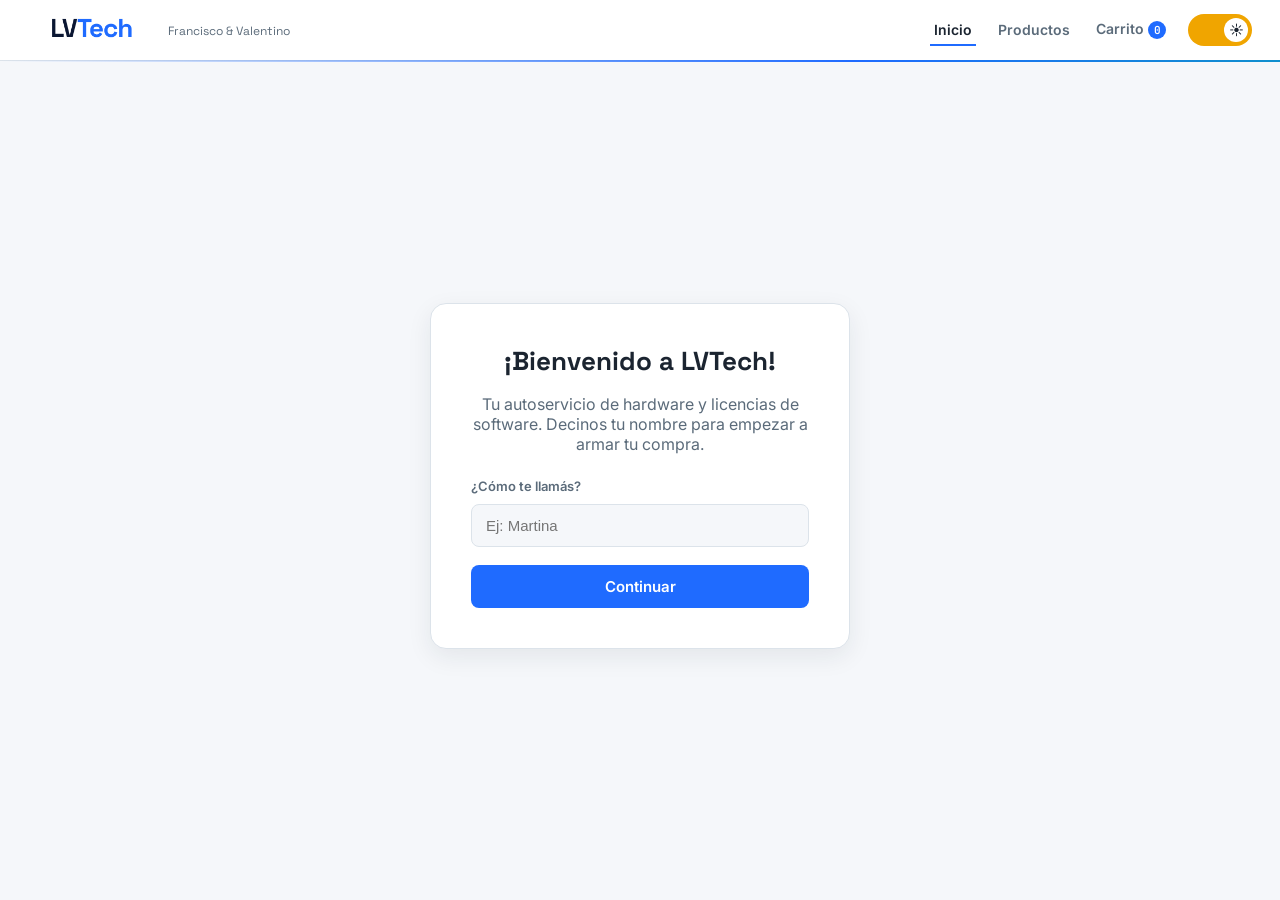
<file: index.html>
<!DOCTYPE html>
<html lang="es">
<head>
    <meta charset="UTF-8">
    <meta name="viewport" content="width=device-width, initial-scale=1.0">
    <title>LVTech · Bienvenida</title>
    <script>
        document.documentElement.dataset.tema = localStorage.getItem("LVTech_tema") || "claro";
    </script>
    <link rel="icon" href="./assets/img/logos/favicon-512.png" type="image/png">
    <link rel="stylesheet" href="css/base.css">
    <link rel="stylesheet" href="css/header.css">
    <link rel="stylesheet" href="css/components.css">
    <link rel="stylesheet" href="css/pages.css">
    <link rel="preconnect" href="https://fonts.googleapis.com">
    <link rel="preconnect" href="https://fonts.gstatic.com" crossorigin>
    <link href="https://fonts.googleapis.com/css2?family=Space+Grotesk:wght@300..700&display=swap" rel="stylesheet">
</head>
<body>
    <header>
        <div class="marca">
            <a href="index.html">
                <img class="logo-claro" src="./assets/img/logos/lvtech-wordmark-light.png" alt="LVTech">
                <img class="logo-oscuro" src="./assets/img/logos/lvtech-wordmark-dark.png" alt="LVTech">
            </a>
            <div>
                <p class="alumnos">Francisco &amp; Valentino</p>
            </div>
        </div>

        <nav class="nav-principal">
            <a href="index.html" class="activo">Inicio</a>
            <a href="productos.html">Productos</a>
            <a href="carrito.html">Carrito <span id="contador-carrito" class="badge">0</span></a>

            <label class="toggle-tema" for="boton-tema">
                <input type="checkbox" id="boton-tema">
                <span class="toggle-track" id="toggle-track"></span>
                <span class="toggle-thumb" id="toggle-thumb"></span>
            </label>
        </nav>

    </header>

    <main class="bienvenida">
        <section class="tarjeta-bienvenida">
            <h2>¡Bienvenido a LVTech!</h2>
            <p>Tu autoservicio de hardware y licencias de software. Decinos tu nombre para empezar a armar tu compra.</p>

            <form id="form-bienvenida">
                <label for="nombreCliente">¿Cómo te llamás?</label>
                <input type="text" id="nombreCliente" name="nombreCliente" required minlength="2" placeholder="Ej: Martina" autocomplete="off">
                <button type="submit">Continuar</button>
            </form>
        </section>
    </main>

    <script type="module" src="js/bienvenida.js"></script>
    <script type="module" src="js/contador-carrito.js"></script>
    <script type="module" src="js/tema.js"></script>

</body>
</html>
</file>
<file: css/base.css>
@import url('https://fonts.googleapis.com/css2?family=Space+Grotesk:wght@500;600;700&family=Inter:wght@400;500;600&family=JetBrains+Mono:wght@400;600&display=swap');

/* ---------- Variables globales ---------- */
:root, html[data-tema="claro"] {
    --bg: #f5f7fa;
    --bg-elevado: #ffffff;
    --texto: #1b2430;
    --texto-tenue: #5b6b7a;
    --borde: #dce3ea;
    --primario: #1F6BFF;
    --primario-texto: #ffffff;
    --acento: #00b39c;
    --peligro: #d6453d;
    --sombra: 0 8px 24px rgba(27, 36, 48, 0.08);
}

/* ---------- Tema oscuro ---------- */

html[data-tema="oscuro"] {
    --bg: #0A1020;
    --bg-elevado: #081733;
    --texto: #ffffff;
    --texto-tenue: #8a9bb0;
    --borde: #1e2d45;
    --primario: #3B82FF;
    --primario-texto: #ffffff;
    --sombra: 0 8px 24px rgba(0, 0, 0, 0.3);
}

/* ---------- Reset ---------- */
* {
    box-sizing: border-box;
}

body {
    margin: 0;
    background: var(--bg);
    color: var(--texto);
    font-family: 'Inter', system-ui, sans-serif;
    transition: background 0.2s ease, color 0.2s ease;
}

h1, h2, h3 {
    font-family: 'Space Grotesk', 'Inter', sans-serif;
    margin: 0;
}

a {
    color: var(--primario);
    text-decoration: none;
}

button {
    font-family: inherit;
    cursor: pointer;
}

/* ---------- Botones ---------- */
.boton-primario,
.boton-secundario {
    display: inline-block;
    border-radius: 8px;
    padding: 12px 22px;
    font-weight: 600;
    font-size: 14px;
    border: 1px solid transparent;
}

.boton-primario {
    background: var(--primario);
    color: var(--primario-texto);
}

.boton-primario:disabled {
    opacity: 0.5;
    cursor: not-allowed;
}

.boton-secundario {
    background: var(--bg-elevado);
    color: var(--texto);
    border-color: var(--borde);
}

/* ---------- Responsive ---------- */
@media (max-width: 640px) {
    header {
        padding: 12px 16px;
        display: flex;
        justify-content: space-around;
    }

    .nav-principal {
        order: 3;
        width: 100%;
        justify-content: space-between;
    }

    .item-carrito {
        grid-template-columns: 48px 1fr;
        grid-template-areas:
            "img info"
            "img cantidad"
            "img subtotal";
        row-gap: 4px;
    }

    .item-carrito img { grid-area: img; }

    .boton-quitar {
        grid-column: 1 / -1;
        text-align: right;
    }
}
</file>
<file: css/header.css>
/* ---------- Header ---------- */
header {
    position: relative;
    display: flex;
    align-items: center;
    justify-content: space-between;
    flex-wrap: wrap;
    gap: 16px;
    padding: 0px 28px;
    background: var(--bg-elevado);
    border-bottom: 1px solid var(--borde);
}

.marca {
    display: flex;
    align-items: center;
    gap: 12px;
}

.logo-claro, .logo-oscuro {
    height: 3.5rem;
    width: auto;
}
/* ---------- Logo claro/oscuro ---------- */
html[data-tema="claro"] .logo-oscuro {
    display: none;
}

html[data-tema="oscuro"] .logo-claro {
    display: none;
}

html[data-tema="claro"] .toggle-thumb {
    transform: translateX(32px);
}

html[data-tema="claro"] .toggle-track {
    background: #f0a500;
}
/* ---------- Toggle tema ---------- */
.toggle-tema {
    position: relative;
    width: 64px;
    height: 32px;
    cursor: pointer;
    display: inline-block;
}

.toggle-tema input {
    opacity: 0;
    width: 0;
    height: 0;
    position: absolute;
}

.toggle-track {
    position: absolute;
    inset: 0;
    background: var(--primario);
    border-radius: 999px;
    transition: background 0.3s;
}

.toggle-thumb {
    position: absolute;
    top: 4px;
    left: 4px;
    width: 24px;
    height: 24px;
    background: white;
    border-radius: 50%;
    transition: transform 0.3s;
    display: flex;
    align-items: center;
    justify-content: center;
    font-size: 14px;
    line-height: 1;
}

/* fin cambio de logo dependiendo del tema */

.nombre-app {
    font-size: 20px;
    font-weight: 700;
    letter-spacing: -0.01em;
}

.alumnos {
    margin: 2px 0 0;
    font-family: "Space Grotesk", sans-serif;
    font-size: 12px;
    color: var(--texto-tenue);
}

/* ---------- Navegacion ---------- */
.nav-principal {
    display: flex;
    gap: 18px;
    align-items: center;
    flex-wrap: wrap;
}

.nav-principal a {
    color: var(--texto-tenue);
    font-weight: 600;
    font-size: 14px;
    padding: 6px 4px;
    border-bottom: 2px solid transparent;
}

.nav-principal a.activo {
    color: var(--texto);
    border-bottom-color: var(--primario);
}

/* ---------- Badge carrito ---------- */
.badge {
    display: inline-flex;
    min-width: 18px;
    height: 18px;
    align-items: center;
    justify-content: center;
    background: var(--primario);
    color: var(--primario-texto);
    border-radius: 999px;
    font-size: 11px;
    font-family: 'JetBrains Mono', monospace;
    padding: 0 5px;
}

/* ---------- Efecto de brillo ---------- */
header::after {
    content: "";
    position: absolute;
    left: 0;
    right: 0;
    bottom: -2px;
    height: 2px;
    background: linear-gradient(90deg, transparent, var(--primario), var(--acento), transparent);
    background-size: 200% 100%;
    animation: traza 6s linear infinite;
}

@keyframes traza {
    0% { background-position: 0% 0; }
    100% { background-position: 200% 0; }
}

@media (prefers-reduced-motion: reduce) {
    header::after { animation: none; }
}
</file>
<file: css/components.css>
/* ---------- Grilla y cards de productos ---------- */
.grilla-productos {
    display: grid;
    grid-template-columns: repeat(auto-fill, minmax(220px, 1fr));
    gap: 18px;
}

.card-producto {
    background: var(--bg-elevado);
    border: 1px solid var(--borde);
    border-radius: 14px;
    padding: 16px;
    display: flex;
    flex-direction: column;
    gap: 8px;
    justify-content: space-between;
}

.card-producto img {
    width: 100%;
    aspect-ratio: 1 / 1;
    object-fit: cover;
    border-radius: 10px;
    background: var(--bg);
}

.card-producto h3 {
    font-size: 15px;
    min-height: 40px;
}

.card-producto .descripcion {
    font-size: 12px;
    color: var(--texto-tenue);
    margin: 0;
    min-height: 48px;
}

.card-producto .precio {
    font-family: 'JetBrains Mono', monospace;
    font-weight: 600;
    font-size: 17px;
    margin: 2px 0;
}

.acciones-producto {
    display: flex;
    gap: 8px;
    align-items: center;
}

.cantidad-input {
    width: 54px;
    padding: 9px 6px;
    text-align: center;
    border-radius: 8px;
    border: 1px solid var(--borde);
    background: var(--bg);
    color: var(--texto);
}

.boton-agregar {
    flex: 1;
    border: none;
    border-radius: 8px;
    padding: 10px 8px;
    background: var(--primario);
    color: var(--primario-texto);
    font-weight: 600;
    font-size: 13px;
}

/* ---------- Mensajes ---------- */
.mensaje-vacio,
.mensaje-error {
    text-align: center;
    color: var(--texto-tenue);
    padding: 40px 0;
    grid-column: 1 / -1;
}

.mensaje-error {
    color: var(--peligro);
}

/* ---------- Paginacion ---------- */
.paginacion {
    display: flex;
    justify-content: center;
    gap: 8px;
    margin-top: 28px;
}

.boton-pagina {
    width: 34px;
    height: 34px;
    border-radius: 8px;
    border: 1px solid var(--borde);
    background: var(--bg-elevado);
    color: var(--texto);
    font-family: 'JetBrains Mono', monospace;
    font-size: 13px;
}

.boton-pagina.activo {
    background: var(--primario);
    color: var(--primario-texto);
    border-color: var(--primario);
}

/* ---------- Modal ---------- */
.modal {
    position: fixed;
    inset: 0;
    background: rgba(14, 20, 32, 0.55);
    display: flex;
    align-items: center;
    justify-content: center;
    padding: 20px;
}

.modal.oculto {
    display: none;
}

.modal-contenido {
    background: var(--bg-elevado);
    border-radius: 14px;
    padding: 26px;
    max-width: 360px;
    width: 100%;
    text-align: center;
    box-shadow: var(--sombra);
}

.modal-acciones {
    display: flex;
    gap: 10px;
    justify-content: center;
    margin-top: 18px;
}

.modal-acciones button {
    flex: 1;
    border-radius: 8px;
    padding: 10px;
    font-weight: 600;
    border: 1px solid var(--borde);
    background: var(--bg);
    color: var(--texto);
}

#modal-aceptar {
    background: var(--primario);
    border-color: var(--primario);
    color: var(--primario-texto);
}
</file>
<file: css/pages.css>
/* ---------- Pantalla de bienvenida ---------- */
main.bienvenida {
    min-height: calc(100vh - 70px);
    display: flex;
    align-items: center;
    justify-content: center;
    padding: 24px;
}

.tarjeta-bienvenida {
    background: var(--bg-elevado);
    border: 1px solid var(--borde);
    border-radius: 16px;
    box-shadow: var(--sombra);
    padding: 40px;
    max-width: 420px;
    width: 100%;
    text-align: center;
}

.tarjeta-bienvenida h2 {
    font-size: 26px;
    margin-bottom: 10px;
}

.tarjeta-bienvenida p {
    color: var(--texto-tenue);
    margin-bottom: 24px;
}

#form-bienvenida {
    display: flex;
    flex-direction: column;
    gap: 10px;
    text-align: left;
}

#form-bienvenida label {
    font-size: 13px;
    font-weight: 600;
    color: var(--texto-tenue);
}

#form-bienvenida input {
    padding: 12px 14px;
    border-radius: 8px;
    border: 1px solid var(--borde);
    background: var(--bg);
    color: var(--texto);
    font-size: 15px;
}

#form-bienvenida button {
    margin-top: 8px;
    border: none;
    border-radius: 8px;
    padding: 12px;
    background: var(--primario);
    color: var(--primario-texto);
    font-weight: 600;
    font-size: 15px;
}

/* ---------- Pantalla de productos ---------- */
main.productos {
    max-width: 1100px;
    margin: 0 auto;
    padding: 24px 28px 60px;
}

.saludo {
    color: var(--texto-tenue);
    margin: 0 0 18px;
}

.filtros {
    display: flex;
    gap: 14px;
    flex-wrap: wrap;
    align-items: center;
    margin-bottom: 22px;
}

.tabs-categoria {
    display: inline-flex;
    background: var(--bg-elevado);
    border: 1px solid var(--borde);
    border-radius: 999px;
    padding: 4px;
}

.tabs-categoria .tab {
    border: none;
    background: transparent;
    color: var(--texto-tenue);
    padding: 8px 18px;
    border-radius: 999px;
    font-weight: 600;
    font-size: 13px;
}

.tabs-categoria .tab.activo {
    background: var(--primario);
    color: var(--primario-texto);
}

/* ---------- Pantalla de carrito ---------- */
main.carrito {
    max-width: 800px;
    margin: 0 auto;
    padding: 24px 28px 60px;
}

.lista-carrito {
    display: flex;
    flex-direction: column;
    gap: 12px;
    margin-bottom: 20px;
}

.item-carrito {
    display: grid;
    grid-template-columns: 56px 1fr auto auto auto;
    align-items: center;
    gap: 14px;
    background: var(--bg-elevado);
    border: 1px solid var(--borde);
    border-radius: 12px;
    padding: 12px 14px;
}

.item-carrito img {
    width: 56px;
    height: 56px;
    object-fit: cover;
    border-radius: 8px;
}

.nombre-item {
    margin: 0;
    font-weight: 600;
    font-size: 14px;
}

.precio-item {
    margin: 2px 0 0;
    font-size: 12px;
    color: var(--texto-tenue);
}

.cantidad-controles {
    display: flex;
    align-items: center;
    gap: 8px;
    font-family: 'JetBrains Mono', monospace;
}

.cantidad-controles button {
    width: 26px;
    height: 26px;
    border-radius: 6px;
    border: 1px solid var(--borde);
    background: var(--bg);
    color: var(--texto);
}

.subtotal-item {
    font-family: 'JetBrains Mono', monospace;
    font-weight: 600;
    margin: 0;
}

.boton-quitar {
    border: none;
    background: transparent;
    color: var(--peligro);
    font-size: 12px;
    font-weight: 600;
}

.resumen-carrito {
    display: flex;
    align-items: center;
    justify-content: space-between;
    flex-wrap: wrap;
    gap: 14px;
    background: var(--bg-elevado);
    border: 1px solid var(--borde);
    border-radius: 12px;
    padding: 18px;
}

.resumen-carrito p {
    margin: 0;
    font-size: 16px;
}

.resumen-carrito strong {
    font-family: 'JetBrains Mono', monospace;
    font-size: 20px;
}

.acciones-carrito {
    display: flex;
    gap: 10px;
}

/* ---------- Pantalla de ticket ---------- */
main.ticket {
    max-width: 480px;
    margin: 0 auto;
    padding: 30px 24px 60px;
    display: flex;
    flex-direction: column;
    align-items: center;
    gap: 22px;
}

.tarjeta-ticket {
    width: 100%;
    background: var(--bg-elevado);
    border: 1px solid var(--borde);
    border-radius: 14px;
    padding: 26px;
    box-shadow: var(--sombra);
}

.tarjeta-ticket h2 {
    text-align: center;
    margin-bottom: 6px;
}

.ticket-meta {
    font-size: 13px;
    color: var(--texto-tenue);
    margin: 2px 0;
}

.tabla-ticket {
    width: 100%;
    border-collapse: collapse;
    margin: 16px 0;
    font-size: 13px;
}

.tabla-ticket th,
.tabla-ticket td {
    text-align: left;
    padding: 6px 4px;
    border-bottom: 1px dashed var(--borde);
}

.tabla-ticket th {
    color: var(--texto-tenue);
    font-weight: 600;
}

.ticket-total {
    text-align: right;
    font-family: 'JetBrains Mono', monospace;
    font-size: 18px;
    font-weight: 700;
    margin: 10px 0 0;
}

.ticket-gracias {
    text-align: center;
    color: var(--texto-tenue);
    font-size: 13px;
}
</file>
